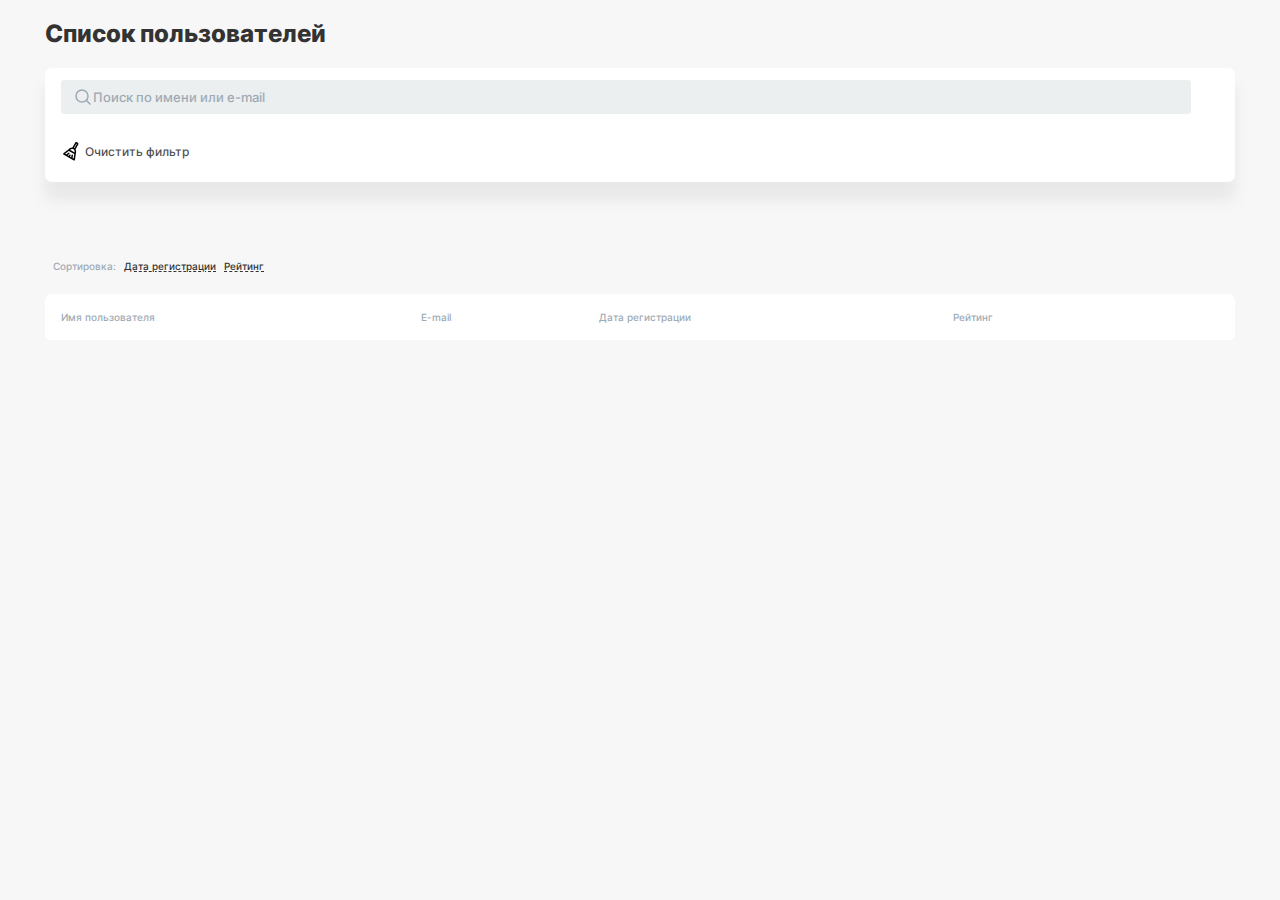
<file: index.html>
<!DOCTYPE html>
<html lang="en">

<head>
    <meta charset="UTF-8">
    <meta name="viewport" content="width=device-width, initial-scale=1.0">
    <title>User Table</title>
    <link rel="stylesheet" href="styles/style.css">
    <link rel="stylesheet" href="fonts/stylesheet.css">
</head>

<body>
    <div class="base-wrapper">
        <div class="content">
            <div class="users-base">
                <div class="users-title">
                    <h1>Список пользователей</h1>
                </div>
                <div class="users-head">
                    <div class="users-search">
                        <input type="text" id="search-input" placeholder="Поиск по имени или e-mail">
                    </div>
                    <div class="clean-wrap">
                        <div class="clean-icon">
                            <img src="img/clean.svg" alt="clean-icon">
                        </div>
                        <div class="clean-sort">
                            <a class="clean-sort-a" href="#" id="clearSortLink">Очистить фильтр</a>
                        </div>
                    </div>
                </div>
                <div id="sortButtons">
                    <div class="sort-it">
                        <p class="choose-sort">Сортировка:</p>
                    </div>
                    <div class="sort-it sort-before"><a href="#"
                            style="border: solid 0px;
                        background: none; font-size: 10px; font-weight: 500; 
                        line-height: 14px; letter-spacing: 0em; text-align: left; color: #333333; text-decoration: underline dashed #333333; vertical-align: top;"
                            onclick="submitSort('registration_date')">Дата регистрации</a>
                    </div>
                    <div class="sort-it sort-before"><a href="#"
                            style="border: solid 0px;
                        background: none; font-size: 10px; font-weight: 500;
                        line-height: 14px; letter-spacing: 0em; text-align: left; color: #333333; text-decoration: underline dashed #333333; vertical-align: top;"
                            onclick="submitSort('rating')">Рейтинг</a>
                    </div>
                </div>
                <div class="users-table-wrap">
                    <table class="users-table" id="user-table">
                        <thead>
                            <tr>
                                <th>Имя пользователя</th>
                                <th>E-mail</th>
                                <th onclick="sortTable('registration_date')">Дата регистрации</th>
                                <th onclick="sortTable('rating')">Рейтинг</th>
                                <th></th>
                            </tr>
                        </thead>
                        <tbody id="table-body"></tbody>
                    </table>
                </div>
                <div class="users-pag" id="pagination"></div>
            </div>
        </div>
    </div>
    <script src="script/script.js"></script>
</body>

</html>
</file>
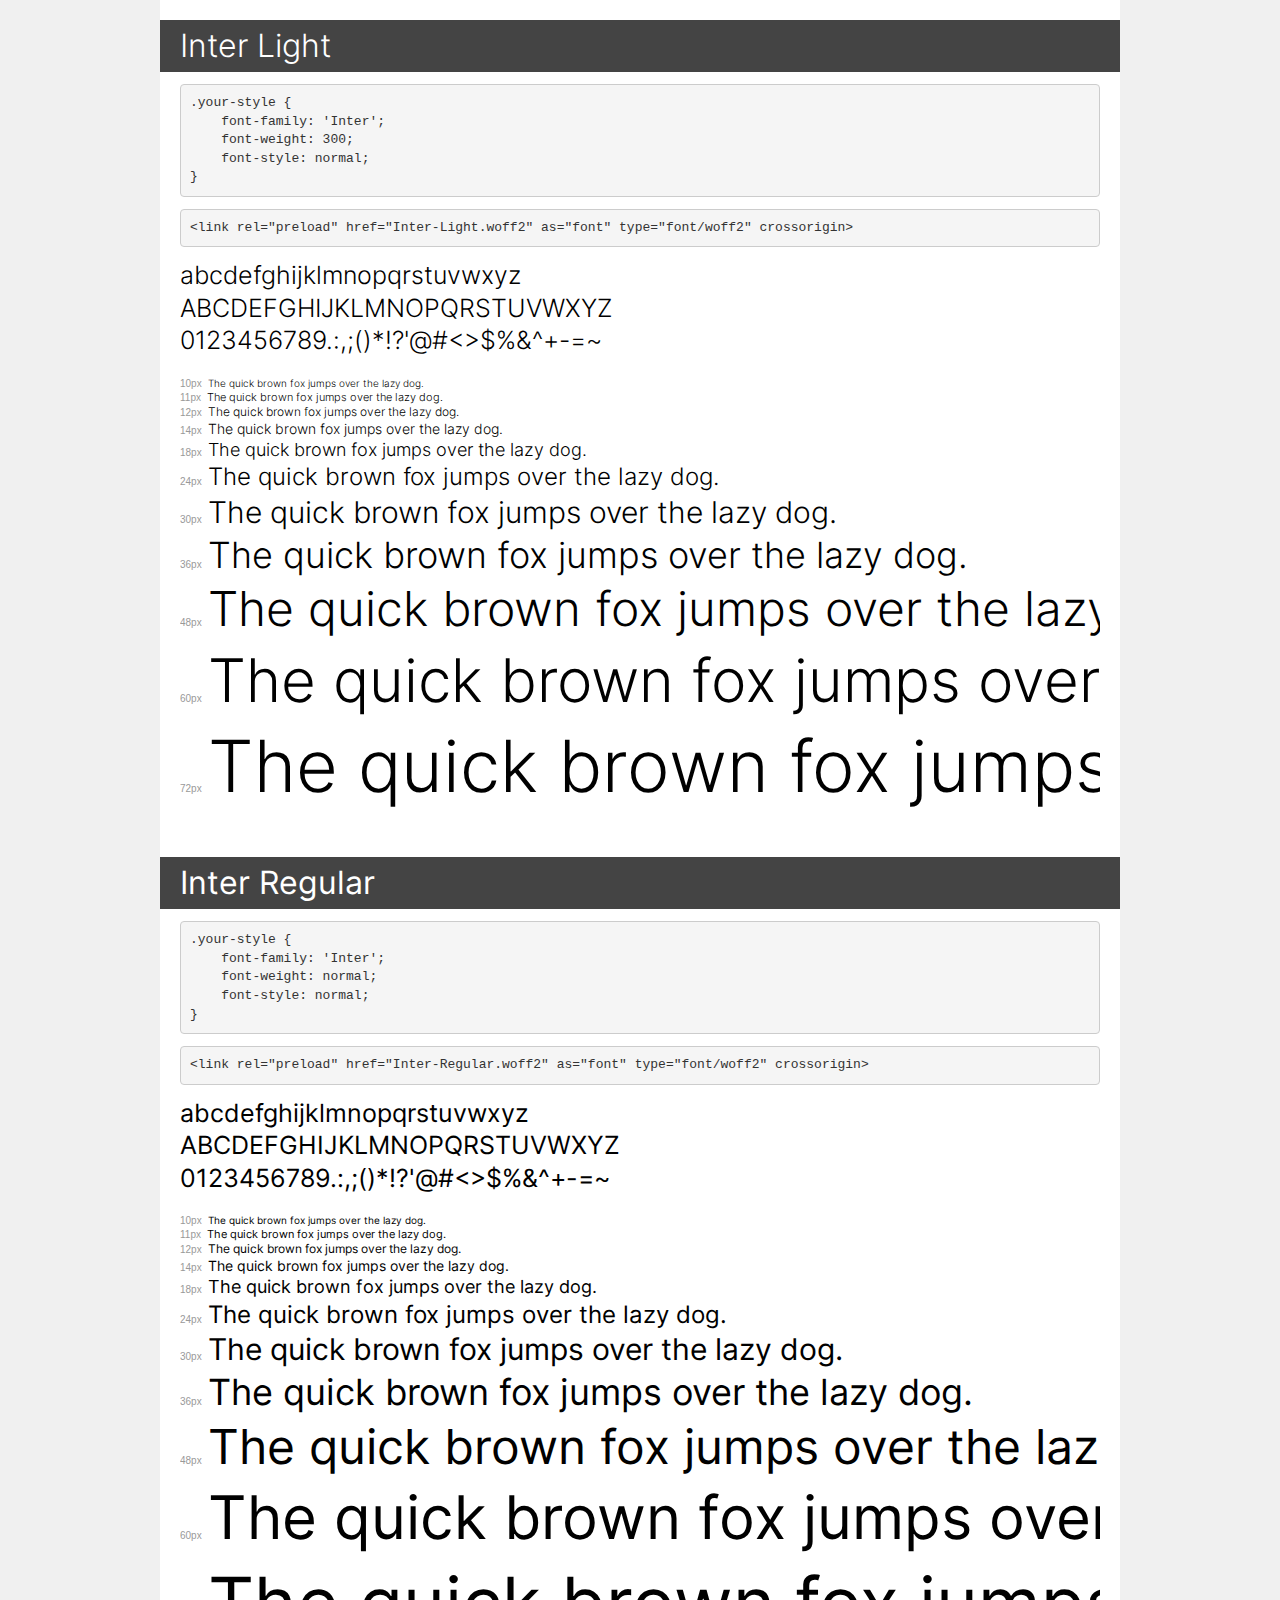
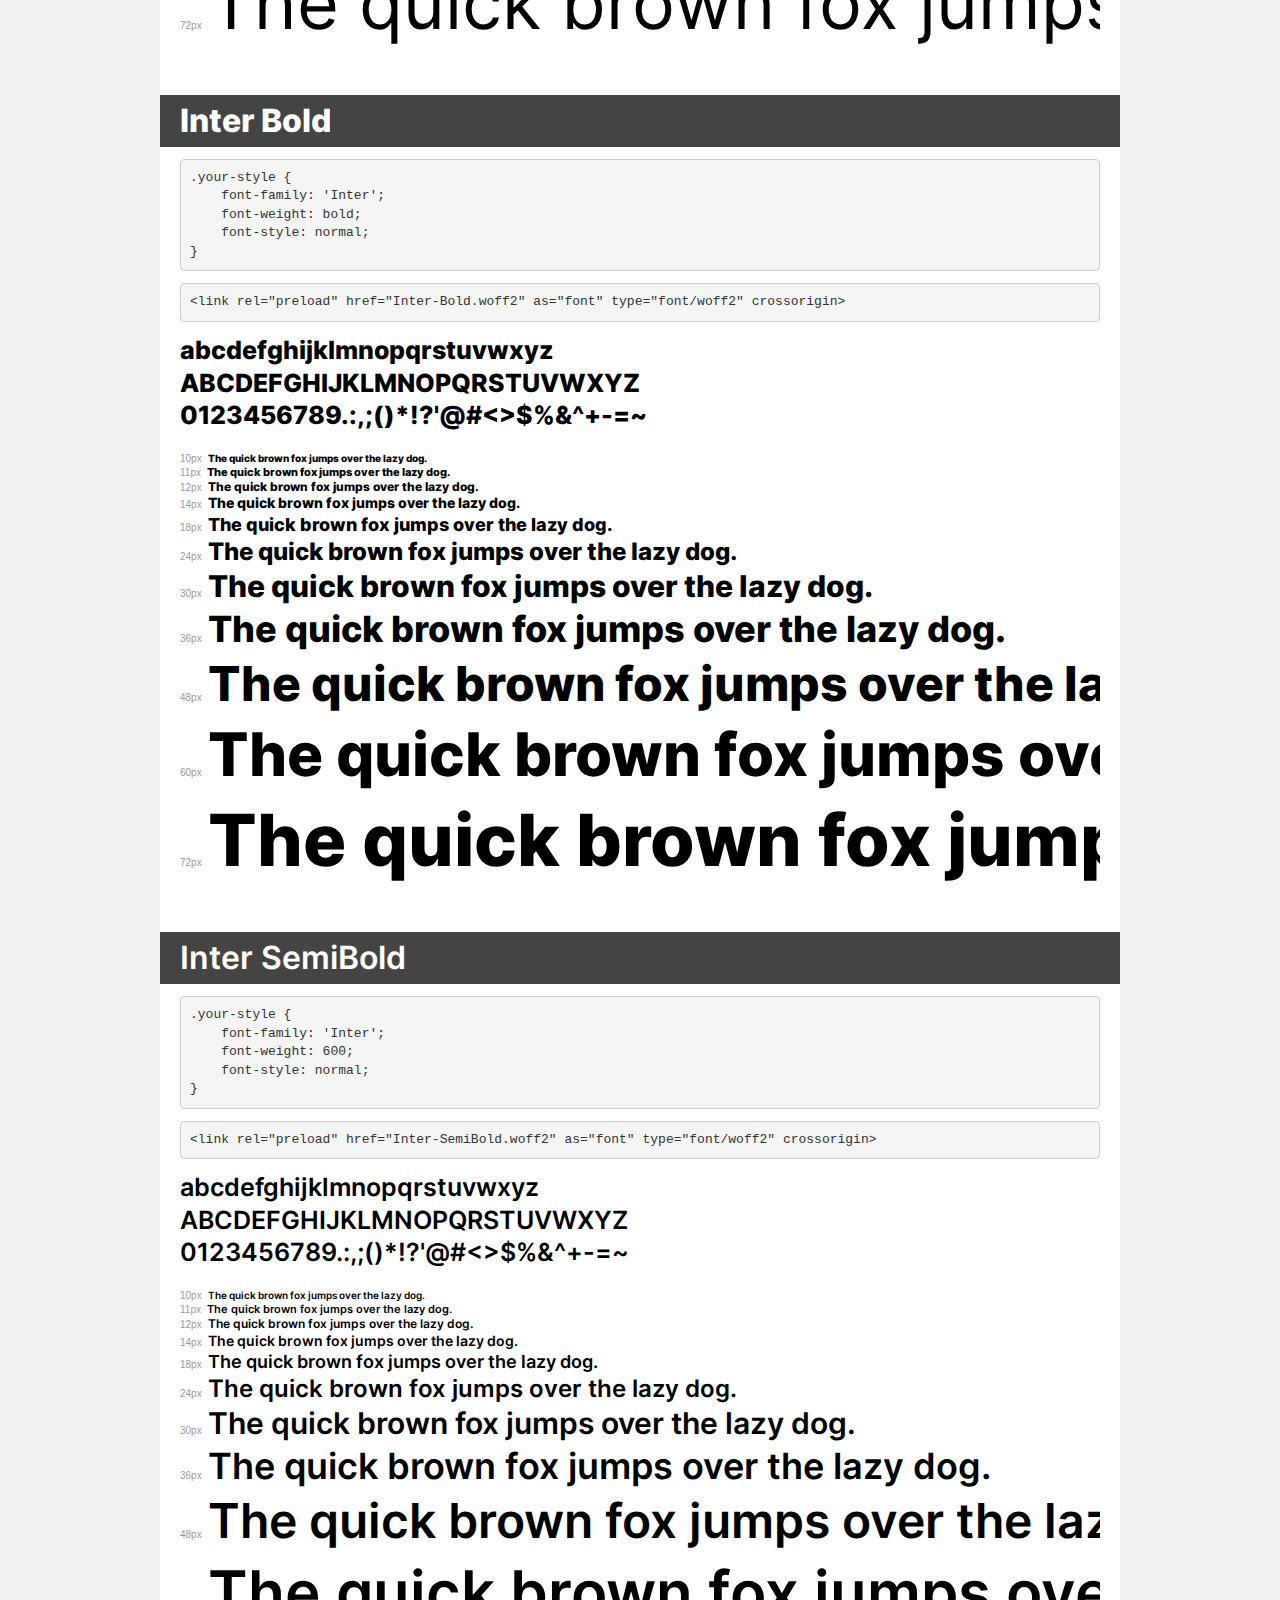
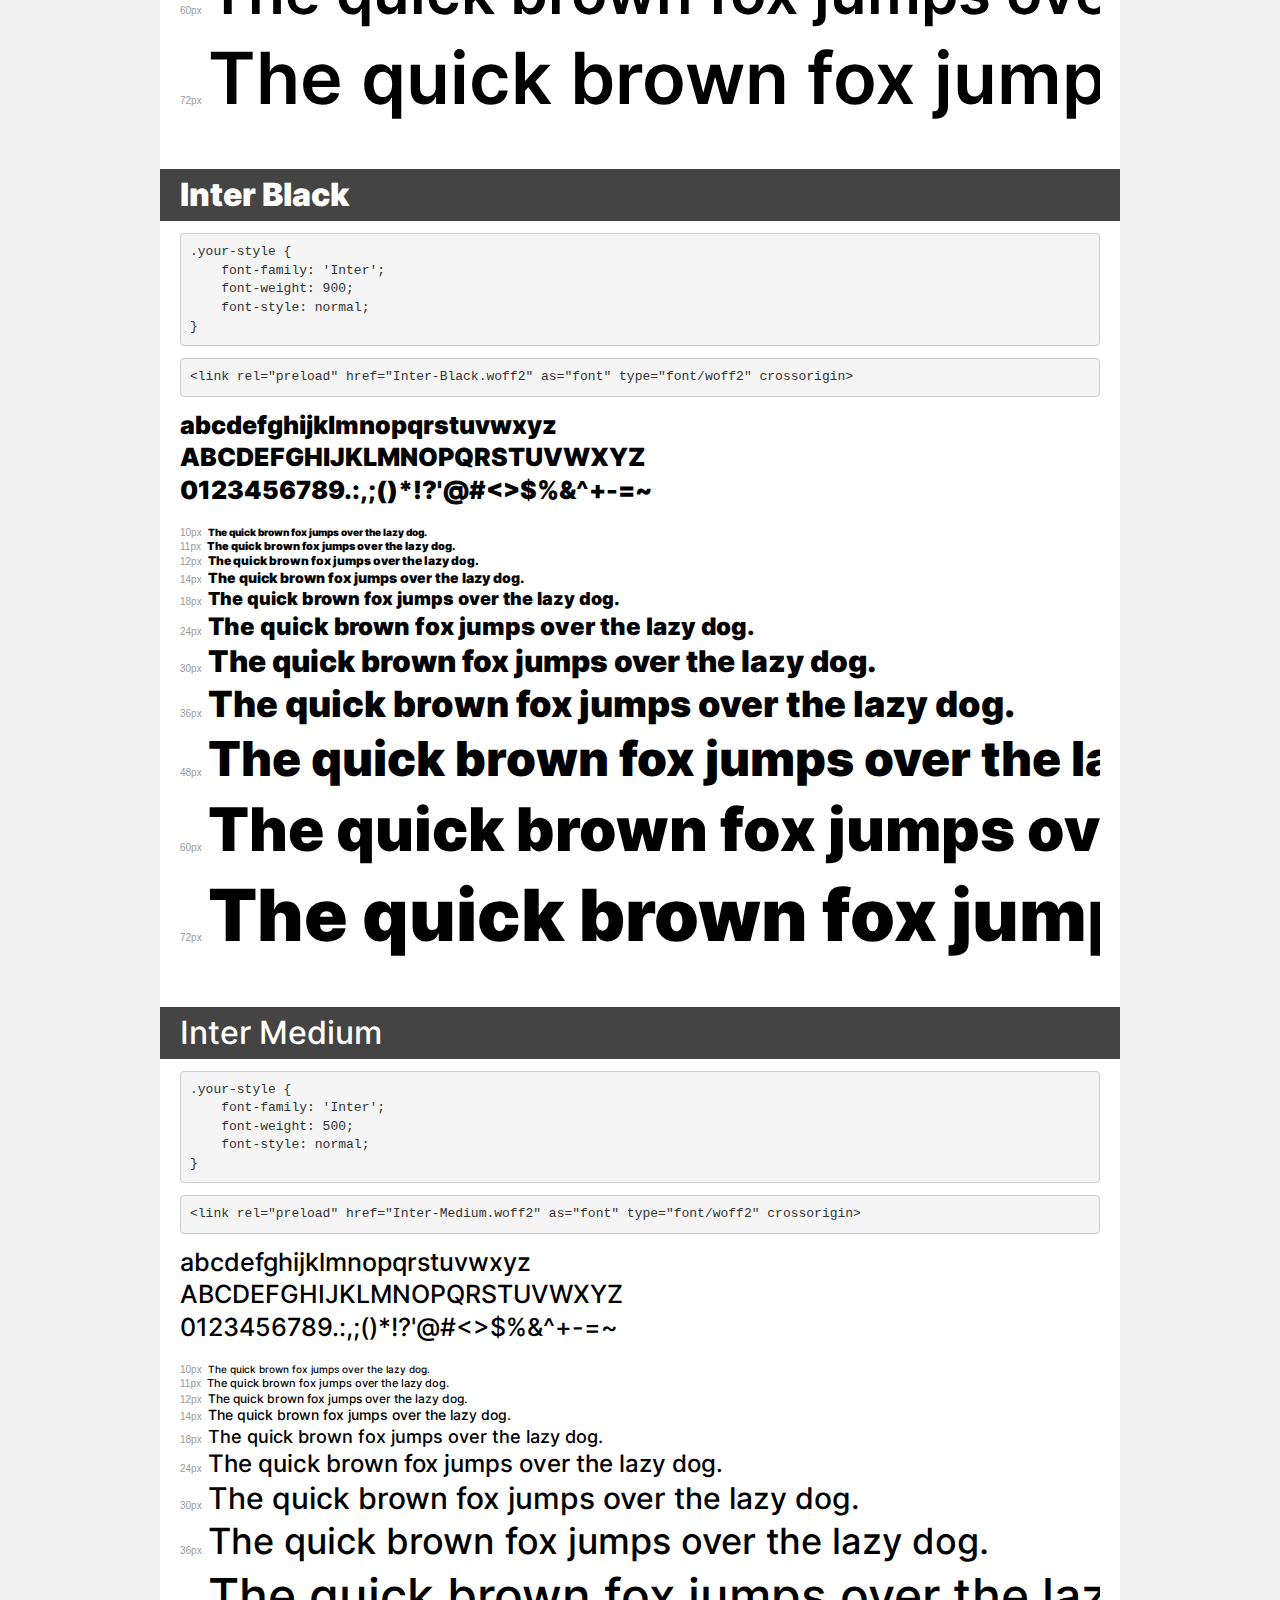
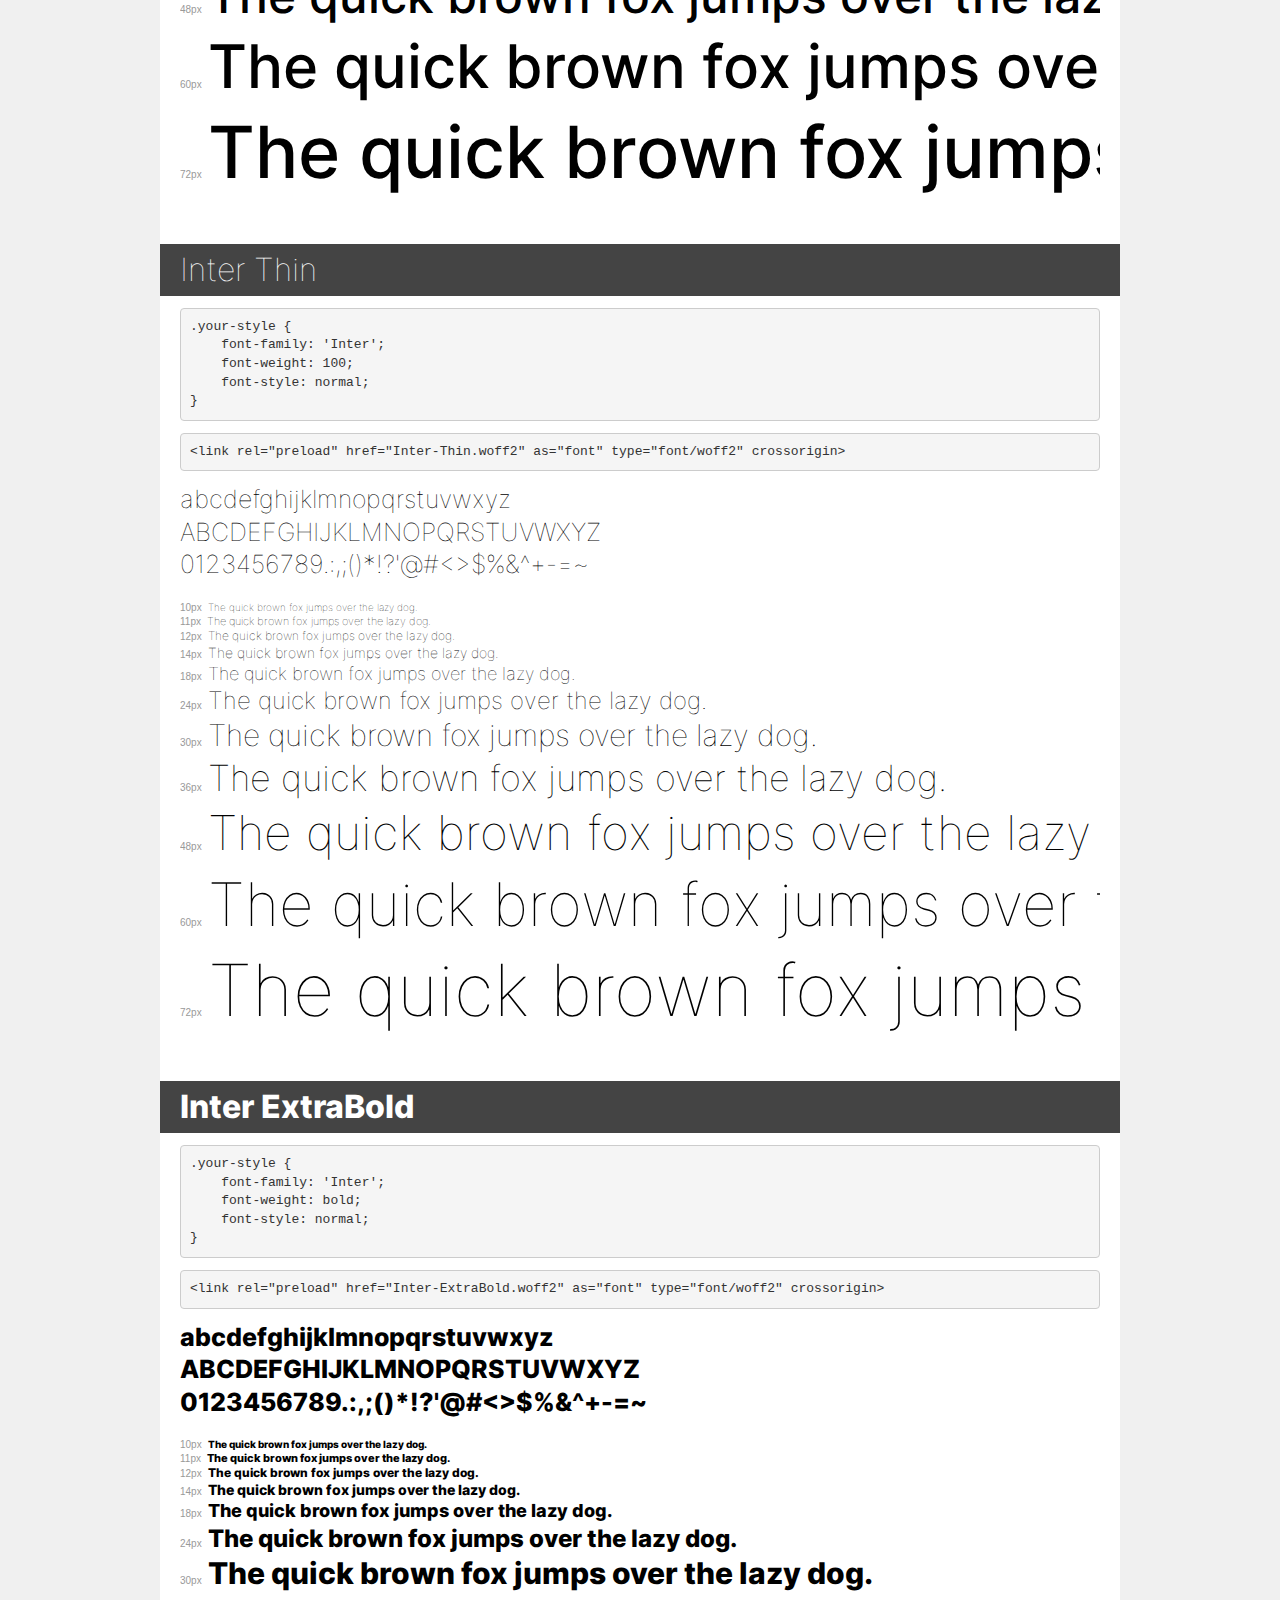
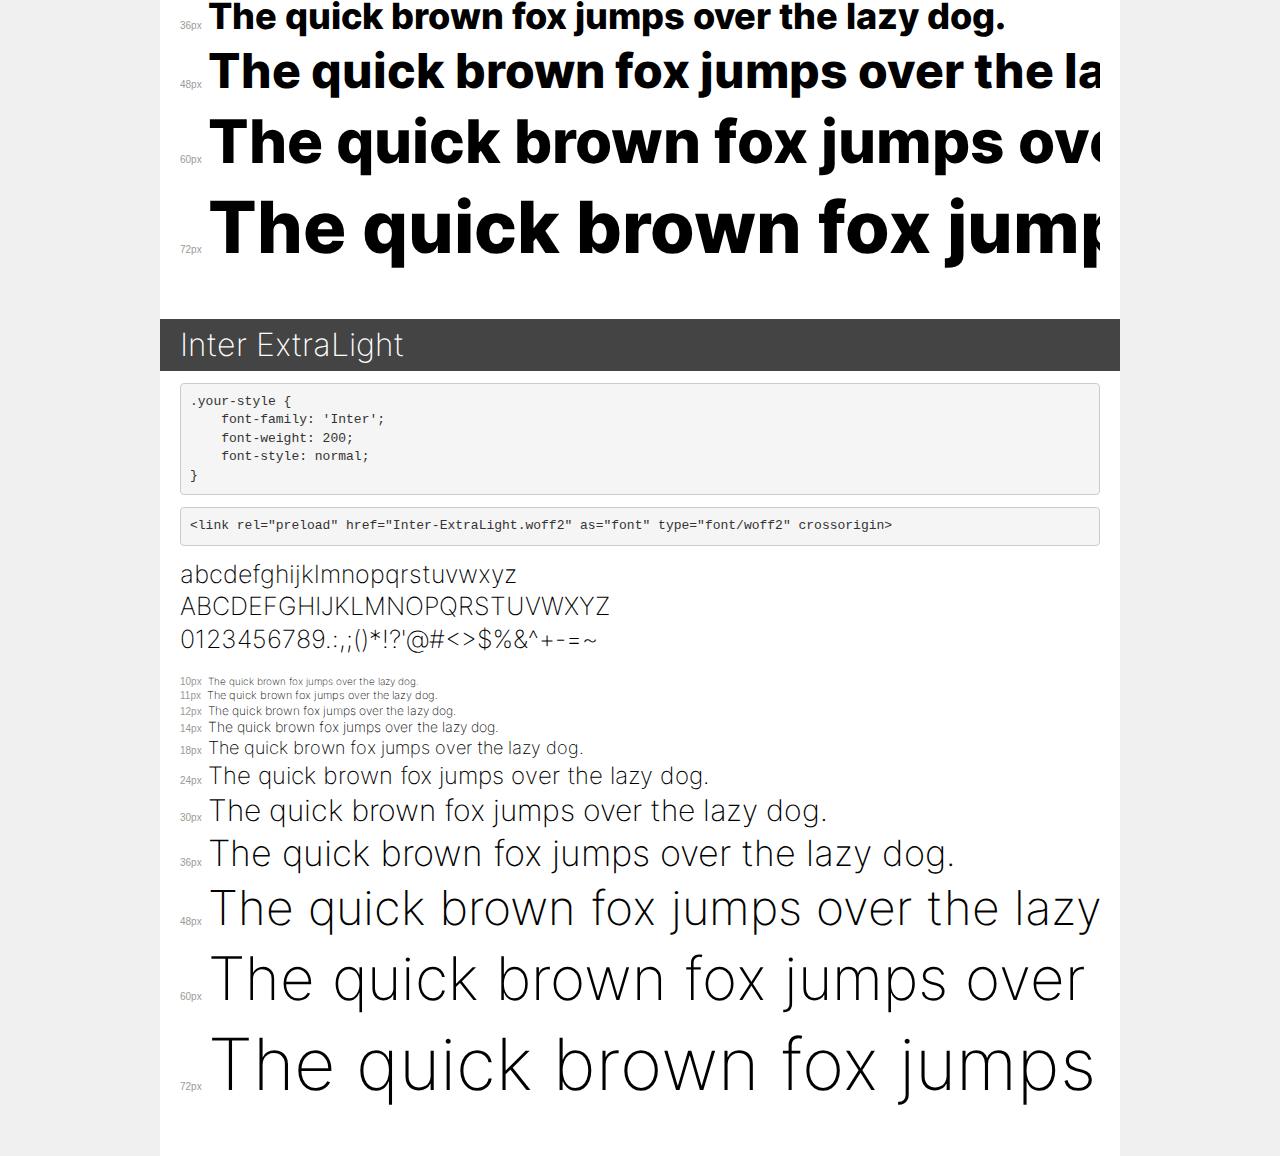
<file: fonts/demo.html>
<!DOCTYPE html>
<html lang="en">
<head>
    <meta charset="utf-8">
    <meta http-equiv="X-UA-Compatible" content="IE=edge">
    <meta name="viewport" content="width=device-width, initial-scale=1">
    <meta name="robots" content="noindex, noarchive">
    <meta name="format-detection" content="telephone=no">
    <title>Transfonter demo</title>
    <link href="stylesheet.css" rel="stylesheet">
    <style>
        /*
        http://meyerweb.com/eric/tools/css/reset/
        v2.0 | 20110126
        License: none (public domain)
        */
        html, body, div, span, applet, object, iframe,
        h1, h2, h3, h4, h5, h6, p, blockquote, pre,
        a, abbr, acronym, address, big, cite, code,
        del, dfn, em, img, ins, kbd, q, s, samp,
        small, strike, strong, sub, sup, tt, var,
        b, u, i, center,
        dl, dt, dd, ol, ul, li,
        fieldset, form, label, legend,
        table, caption, tbody, tfoot, thead, tr, th, td,
        article, aside, canvas, details, embed,
        figure, figcaption, footer, header, hgroup,
        menu, nav, output, ruby, section, summary,
        time, mark, audio, video {
            margin: 0;
            padding: 0;
            border: 0;
            font-size: 100%;
            font: inherit;
            vertical-align: baseline;
        }
        /* HTML5 display-role reset for older browsers */
        article, aside, details, figcaption, figure,
        footer, header, hgroup, menu, nav, section {
            display: block;
        }
        body {
            line-height: 1;
        }
        ol, ul {
            list-style: none;
        }
        blockquote, q {
            quotes: none;
        }
        blockquote:before, blockquote:after,
        q:before, q:after {
            content: '';
            content: none;
        }
        table {
            border-collapse: collapse;
            border-spacing: 0;
        }
        /* demo styles */
        body {
            background: #f0f0f0;
            color: #000;
        }
        .page {
            background: #fff;
            width: 920px;
            margin: 0 auto;
            padding: 20px 20px 0 20px;
            overflow: hidden;
        }
        .font-container {
            overflow-x: auto;
            overflow-y: hidden;
            margin-bottom: 40px;
            line-height: 1.3;
            white-space: nowrap;
            padding-bottom: 5px;
        }
        h1 {
            position: relative;
            background: #444;
            font-size: 32px;
            color: #fff;
            padding: 10px 20px;
            margin: 0 -20px 12px -20px;
        }
        .letters {
            font-size: 25px;
            margin-bottom: 20px;
        }
        .s10:before {
            content: '10px';
        }
        .s11:before {
            content: '11px';
        }
        .s12:before {
            content: '12px';
        }
        .s14:before {
            content: '14px';
        }
        .s18:before {
            content: '18px';
        }
        .s24:before {
            content: '24px';
        }
        .s30:before {
            content: '30px';
        }
        .s36:before {
            content: '36px';
        }
        .s48:before {
            content: '48px';
        }
        .s60:before {
            content: '60px';
        }
        .s72:before {
            content: '72px';
        }
        .s10:before, .s11:before, .s12:before, .s14:before,
        .s18:before, .s24:before, .s30:before, .s36:before,
        .s48:before, .s60:before, .s72:before {
            font-family: Arial, sans-serif;
            font-size: 10px;
            font-weight: normal;
            font-style: normal;
            color: #999;
            padding-right: 6px;
        }
        pre {
            display: block;
            padding: 9px;
            margin: 0 0 12px;
            font-family: Monaco, Menlo, Consolas, "Courier New", monospace;
            font-size: 13px;
            line-height: 1.428571429;
            color: #333;
            font-weight: normal;
            font-style: normal;
            background-color: #f5f5f5;
            border: 1px solid #ccc;
            overflow-x: auto;
            border-radius: 4px;
        }
        /* responsive */
        @media (max-width: 959px) {
            .page {
                width: auto;
                margin: 0;
            }
        }
    </style>
</head>
<body>
<div class="page">
    <div class="demo">
        <h1 style="font-family: 'Inter'; font-weight: 300; font-style: normal;">Inter Light</h1>
        <pre title="Usage">.your-style {
    font-family: 'Inter';
    font-weight: 300;
    font-style: normal;
}</pre>
        <pre title="Preload (optional)">
&lt;link rel=&quot;preload&quot; href=&quot;Inter-Light.woff2&quot; as=&quot;font&quot; type=&quot;font/woff2&quot; crossorigin&gt;</pre>
        <div class="font-container" style="font-family: 'Inter'; font-weight: 300; font-style: normal;">
            <p class="letters">
                abcdefghijklmnopqrstuvwxyz<br>
ABCDEFGHIJKLMNOPQRSTUVWXYZ<br>
                0123456789.:,;()*!?'@#&lt;&gt;$%&^+-=~
            </p>
            <p class="s10" style="font-size: 10px;">The quick brown fox jumps over the lazy dog.</p>
            <p class="s11" style="font-size: 11px;">The quick brown fox jumps over the lazy dog.</p>
            <p class="s12" style="font-size: 12px;">The quick brown fox jumps over the lazy dog.</p>
            <p class="s14" style="font-size: 14px;">The quick brown fox jumps over the lazy dog.</p>
            <p class="s18" style="font-size: 18px;">The quick brown fox jumps over the lazy dog.</p>
            <p class="s24" style="font-size: 24px;">The quick brown fox jumps over the lazy dog.</p>
            <p class="s30" style="font-size: 30px;">The quick brown fox jumps over the lazy dog.</p>
            <p class="s36" style="font-size: 36px;">The quick brown fox jumps over the lazy dog.</p>
            <p class="s48" style="font-size: 48px;">The quick brown fox jumps over the lazy dog.</p>
            <p class="s60" style="font-size: 60px;">The quick brown fox jumps over the lazy dog.</p>
            <p class="s72" style="font-size: 72px;">The quick brown fox jumps over the lazy dog.</p>
        </div>
    </div>

    <div class="demo">
        <h1 style="font-family: 'Inter'; font-weight: normal; font-style: normal;">Inter Regular</h1>
        <pre title="Usage">.your-style {
    font-family: 'Inter';
    font-weight: normal;
    font-style: normal;
}</pre>
        <pre title="Preload (optional)">
&lt;link rel=&quot;preload&quot; href=&quot;Inter-Regular.woff2&quot; as=&quot;font&quot; type=&quot;font/woff2&quot; crossorigin&gt;</pre>
        <div class="font-container" style="font-family: 'Inter'; font-weight: normal; font-style: normal;">
            <p class="letters">
                abcdefghijklmnopqrstuvwxyz<br>
ABCDEFGHIJKLMNOPQRSTUVWXYZ<br>
                0123456789.:,;()*!?'@#&lt;&gt;$%&^+-=~
            </p>
            <p class="s10" style="font-size: 10px;">The quick brown fox jumps over the lazy dog.</p>
            <p class="s11" style="font-size: 11px;">The quick brown fox jumps over the lazy dog.</p>
            <p class="s12" style="font-size: 12px;">The quick brown fox jumps over the lazy dog.</p>
            <p class="s14" style="font-size: 14px;">The quick brown fox jumps over the lazy dog.</p>
            <p class="s18" style="font-size: 18px;">The quick brown fox jumps over the lazy dog.</p>
            <p class="s24" style="font-size: 24px;">The quick brown fox jumps over the lazy dog.</p>
            <p class="s30" style="font-size: 30px;">The quick brown fox jumps over the lazy dog.</p>
            <p class="s36" style="font-size: 36px;">The quick brown fox jumps over the lazy dog.</p>
            <p class="s48" style="font-size: 48px;">The quick brown fox jumps over the lazy dog.</p>
            <p class="s60" style="font-size: 60px;">The quick brown fox jumps over the lazy dog.</p>
            <p class="s72" style="font-size: 72px;">The quick brown fox jumps over the lazy dog.</p>
        </div>
    </div>

    <div class="demo">
        <h1 style="font-family: 'Inter'; font-weight: bold; font-style: normal;">Inter Bold</h1>
        <pre title="Usage">.your-style {
    font-family: 'Inter';
    font-weight: bold;
    font-style: normal;
}</pre>
        <pre title="Preload (optional)">
&lt;link rel=&quot;preload&quot; href=&quot;Inter-Bold.woff2&quot; as=&quot;font&quot; type=&quot;font/woff2&quot; crossorigin&gt;</pre>
        <div class="font-container" style="font-family: 'Inter'; font-weight: bold; font-style: normal;">
            <p class="letters">
                abcdefghijklmnopqrstuvwxyz<br>
ABCDEFGHIJKLMNOPQRSTUVWXYZ<br>
                0123456789.:,;()*!?'@#&lt;&gt;$%&^+-=~
            </p>
            <p class="s10" style="font-size: 10px;">The quick brown fox jumps over the lazy dog.</p>
            <p class="s11" style="font-size: 11px;">The quick brown fox jumps over the lazy dog.</p>
            <p class="s12" style="font-size: 12px;">The quick brown fox jumps over the lazy dog.</p>
            <p class="s14" style="font-size: 14px;">The quick brown fox jumps over the lazy dog.</p>
            <p class="s18" style="font-size: 18px;">The quick brown fox jumps over the lazy dog.</p>
            <p class="s24" style="font-size: 24px;">The quick brown fox jumps over the lazy dog.</p>
            <p class="s30" style="font-size: 30px;">The quick brown fox jumps over the lazy dog.</p>
            <p class="s36" style="font-size: 36px;">The quick brown fox jumps over the lazy dog.</p>
            <p class="s48" style="font-size: 48px;">The quick brown fox jumps over the lazy dog.</p>
            <p class="s60" style="font-size: 60px;">The quick brown fox jumps over the lazy dog.</p>
            <p class="s72" style="font-size: 72px;">The quick brown fox jumps over the lazy dog.</p>
        </div>
    </div>

    <div class="demo">
        <h1 style="font-family: 'Inter'; font-weight: 600; font-style: normal;">Inter SemiBold</h1>
        <pre title="Usage">.your-style {
    font-family: 'Inter';
    font-weight: 600;
    font-style: normal;
}</pre>
        <pre title="Preload (optional)">
&lt;link rel=&quot;preload&quot; href=&quot;Inter-SemiBold.woff2&quot; as=&quot;font&quot; type=&quot;font/woff2&quot; crossorigin&gt;</pre>
        <div class="font-container" style="font-family: 'Inter'; font-weight: 600; font-style: normal;">
            <p class="letters">
                abcdefghijklmnopqrstuvwxyz<br>
ABCDEFGHIJKLMNOPQRSTUVWXYZ<br>
                0123456789.:,;()*!?'@#&lt;&gt;$%&^+-=~
            </p>
            <p class="s10" style="font-size: 10px;">The quick brown fox jumps over the lazy dog.</p>
            <p class="s11" style="font-size: 11px;">The quick brown fox jumps over the lazy dog.</p>
            <p class="s12" style="font-size: 12px;">The quick brown fox jumps over the lazy dog.</p>
            <p class="s14" style="font-size: 14px;">The quick brown fox jumps over the lazy dog.</p>
            <p class="s18" style="font-size: 18px;">The quick brown fox jumps over the lazy dog.</p>
            <p class="s24" style="font-size: 24px;">The quick brown fox jumps over the lazy dog.</p>
            <p class="s30" style="font-size: 30px;">The quick brown fox jumps over the lazy dog.</p>
            <p class="s36" style="font-size: 36px;">The quick brown fox jumps over the lazy dog.</p>
            <p class="s48" style="font-size: 48px;">The quick brown fox jumps over the lazy dog.</p>
            <p class="s60" style="font-size: 60px;">The quick brown fox jumps over the lazy dog.</p>
            <p class="s72" style="font-size: 72px;">The quick brown fox jumps over the lazy dog.</p>
        </div>
    </div>

    <div class="demo">
        <h1 style="font-family: 'Inter'; font-weight: 900; font-style: normal;">Inter Black</h1>
        <pre title="Usage">.your-style {
    font-family: 'Inter';
    font-weight: 900;
    font-style: normal;
}</pre>
        <pre title="Preload (optional)">
&lt;link rel=&quot;preload&quot; href=&quot;Inter-Black.woff2&quot; as=&quot;font&quot; type=&quot;font/woff2&quot; crossorigin&gt;</pre>
        <div class="font-container" style="font-family: 'Inter'; font-weight: 900; font-style: normal;">
            <p class="letters">
                abcdefghijklmnopqrstuvwxyz<br>
ABCDEFGHIJKLMNOPQRSTUVWXYZ<br>
                0123456789.:,;()*!?'@#&lt;&gt;$%&^+-=~
            </p>
            <p class="s10" style="font-size: 10px;">The quick brown fox jumps over the lazy dog.</p>
            <p class="s11" style="font-size: 11px;">The quick brown fox jumps over the lazy dog.</p>
            <p class="s12" style="font-size: 12px;">The quick brown fox jumps over the lazy dog.</p>
            <p class="s14" style="font-size: 14px;">The quick brown fox jumps over the lazy dog.</p>
            <p class="s18" style="font-size: 18px;">The quick brown fox jumps over the lazy dog.</p>
            <p class="s24" style="font-size: 24px;">The quick brown fox jumps over the lazy dog.</p>
            <p class="s30" style="font-size: 30px;">The quick brown fox jumps over the lazy dog.</p>
            <p class="s36" style="font-size: 36px;">The quick brown fox jumps over the lazy dog.</p>
            <p class="s48" style="font-size: 48px;">The quick brown fox jumps over the lazy dog.</p>
            <p class="s60" style="font-size: 60px;">The quick brown fox jumps over the lazy dog.</p>
            <p class="s72" style="font-size: 72px;">The quick brown fox jumps over the lazy dog.</p>
        </div>
    </div>

    <div class="demo">
        <h1 style="font-family: 'Inter'; font-weight: 500; font-style: normal;">Inter Medium</h1>
        <pre title="Usage">.your-style {
    font-family: 'Inter';
    font-weight: 500;
    font-style: normal;
}</pre>
        <pre title="Preload (optional)">
&lt;link rel=&quot;preload&quot; href=&quot;Inter-Medium.woff2&quot; as=&quot;font&quot; type=&quot;font/woff2&quot; crossorigin&gt;</pre>
        <div class="font-container" style="font-family: 'Inter'; font-weight: 500; font-style: normal;">
            <p class="letters">
                abcdefghijklmnopqrstuvwxyz<br>
ABCDEFGHIJKLMNOPQRSTUVWXYZ<br>
                0123456789.:,;()*!?'@#&lt;&gt;$%&^+-=~
            </p>
            <p class="s10" style="font-size: 10px;">The quick brown fox jumps over the lazy dog.</p>
            <p class="s11" style="font-size: 11px;">The quick brown fox jumps over the lazy dog.</p>
            <p class="s12" style="font-size: 12px;">The quick brown fox jumps over the lazy dog.</p>
            <p class="s14" style="font-size: 14px;">The quick brown fox jumps over the lazy dog.</p>
            <p class="s18" style="font-size: 18px;">The quick brown fox jumps over the lazy dog.</p>
            <p class="s24" style="font-size: 24px;">The quick brown fox jumps over the lazy dog.</p>
            <p class="s30" style="font-size: 30px;">The quick brown fox jumps over the lazy dog.</p>
            <p class="s36" style="font-size: 36px;">The quick brown fox jumps over the lazy dog.</p>
            <p class="s48" style="font-size: 48px;">The quick brown fox jumps over the lazy dog.</p>
            <p class="s60" style="font-size: 60px;">The quick brown fox jumps over the lazy dog.</p>
            <p class="s72" style="font-size: 72px;">The quick brown fox jumps over the lazy dog.</p>
        </div>
    </div>

    <div class="demo">
        <h1 style="font-family: 'Inter'; font-weight: 100; font-style: normal;">Inter Thin</h1>
        <pre title="Usage">.your-style {
    font-family: 'Inter';
    font-weight: 100;
    font-style: normal;
}</pre>
        <pre title="Preload (optional)">
&lt;link rel=&quot;preload&quot; href=&quot;Inter-Thin.woff2&quot; as=&quot;font&quot; type=&quot;font/woff2&quot; crossorigin&gt;</pre>
        <div class="font-container" style="font-family: 'Inter'; font-weight: 100; font-style: normal;">
            <p class="letters">
                abcdefghijklmnopqrstuvwxyz<br>
ABCDEFGHIJKLMNOPQRSTUVWXYZ<br>
                0123456789.:,;()*!?'@#&lt;&gt;$%&^+-=~
            </p>
            <p class="s10" style="font-size: 10px;">The quick brown fox jumps over the lazy dog.</p>
            <p class="s11" style="font-size: 11px;">The quick brown fox jumps over the lazy dog.</p>
            <p class="s12" style="font-size: 12px;">The quick brown fox jumps over the lazy dog.</p>
            <p class="s14" style="font-size: 14px;">The quick brown fox jumps over the lazy dog.</p>
            <p class="s18" style="font-size: 18px;">The quick brown fox jumps over the lazy dog.</p>
            <p class="s24" style="font-size: 24px;">The quick brown fox jumps over the lazy dog.</p>
            <p class="s30" style="font-size: 30px;">The quick brown fox jumps over the lazy dog.</p>
            <p class="s36" style="font-size: 36px;">The quick brown fox jumps over the lazy dog.</p>
            <p class="s48" style="font-size: 48px;">The quick brown fox jumps over the lazy dog.</p>
            <p class="s60" style="font-size: 60px;">The quick brown fox jumps over the lazy dog.</p>
            <p class="s72" style="font-size: 72px;">The quick brown fox jumps over the lazy dog.</p>
        </div>
    </div>

    <div class="demo">
        <h1 style="font-family: 'Inter'; font-weight: bold; font-style: normal;">Inter ExtraBold</h1>
        <pre title="Usage">.your-style {
    font-family: 'Inter';
    font-weight: bold;
    font-style: normal;
}</pre>
        <pre title="Preload (optional)">
&lt;link rel=&quot;preload&quot; href=&quot;Inter-ExtraBold.woff2&quot; as=&quot;font&quot; type=&quot;font/woff2&quot; crossorigin&gt;</pre>
        <div class="font-container" style="font-family: 'Inter'; font-weight: bold; font-style: normal;">
            <p class="letters">
                abcdefghijklmnopqrstuvwxyz<br>
ABCDEFGHIJKLMNOPQRSTUVWXYZ<br>
                0123456789.:,;()*!?'@#&lt;&gt;$%&^+-=~
            </p>
            <p class="s10" style="font-size: 10px;">The quick brown fox jumps over the lazy dog.</p>
            <p class="s11" style="font-size: 11px;">The quick brown fox jumps over the lazy dog.</p>
            <p class="s12" style="font-size: 12px;">The quick brown fox jumps over the lazy dog.</p>
            <p class="s14" style="font-size: 14px;">The quick brown fox jumps over the lazy dog.</p>
            <p class="s18" style="font-size: 18px;">The quick brown fox jumps over the lazy dog.</p>
            <p class="s24" style="font-size: 24px;">The quick brown fox jumps over the lazy dog.</p>
            <p class="s30" style="font-size: 30px;">The quick brown fox jumps over the lazy dog.</p>
            <p class="s36" style="font-size: 36px;">The quick brown fox jumps over the lazy dog.</p>
            <p class="s48" style="font-size: 48px;">The quick brown fox jumps over the lazy dog.</p>
            <p class="s60" style="font-size: 60px;">The quick brown fox jumps over the lazy dog.</p>
            <p class="s72" style="font-size: 72px;">The quick brown fox jumps over the lazy dog.</p>
        </div>
    </div>

    <div class="demo">
        <h1 style="font-family: 'Inter'; font-weight: 200; font-style: normal;">Inter ExtraLight</h1>
        <pre title="Usage">.your-style {
    font-family: 'Inter';
    font-weight: 200;
    font-style: normal;
}</pre>
        <pre title="Preload (optional)">
&lt;link rel=&quot;preload&quot; href=&quot;Inter-ExtraLight.woff2&quot; as=&quot;font&quot; type=&quot;font/woff2&quot; crossorigin&gt;</pre>
        <div class="font-container" style="font-family: 'Inter'; font-weight: 200; font-style: normal;">
            <p class="letters">
                abcdefghijklmnopqrstuvwxyz<br>
ABCDEFGHIJKLMNOPQRSTUVWXYZ<br>
                0123456789.:,;()*!?'@#&lt;&gt;$%&^+-=~
            </p>
            <p class="s10" style="font-size: 10px;">The quick brown fox jumps over the lazy dog.</p>
            <p class="s11" style="font-size: 11px;">The quick brown fox jumps over the lazy dog.</p>
            <p class="s12" style="font-size: 12px;">The quick brown fox jumps over the lazy dog.</p>
            <p class="s14" style="font-size: 14px;">The quick brown fox jumps over the lazy dog.</p>
            <p class="s18" style="font-size: 18px;">The quick brown fox jumps over the lazy dog.</p>
            <p class="s24" style="font-size: 24px;">The quick brown fox jumps over the lazy dog.</p>
            <p class="s30" style="font-size: 30px;">The quick brown fox jumps over the lazy dog.</p>
            <p class="s36" style="font-size: 36px;">The quick brown fox jumps over the lazy dog.</p>
            <p class="s48" style="font-size: 48px;">The quick brown fox jumps over the lazy dog.</p>
            <p class="s60" style="font-size: 60px;">The quick brown fox jumps over the lazy dog.</p>
            <p class="s72" style="font-size: 72px;">The quick brown fox jumps over the lazy dog.</p>
        </div>
    </div>

</div>
</body>
</html>
</file>
<file: styles/style.css>
html,
body,
div,
span,
applet,
object,
iframe,
h1,
h2,
h3,
h4,
h5,
h6,
p,
blockquote,
pre,
a,
abbr,
acronym,
address,
big,
cite,
code,
del,
dfn,
em,
img,
ins,
kbd,
q,
s,
samp,
small,
strike,
strong,
sub,
sup,
tt,
var,
b,
u,
i,
center,
dl,
dt,
dd,
ol,
ul,
li,
fieldset,
form,
label,
legend,
table,
caption,
tbody,
tfoot,
thead,
tr,
th,
td,
article,
aside,
canvas,
details,
embed,
figure,
figcaption,
footer,
header,
hgroup,
menu,
nav,
output,
ruby,
section,
summary,
time,
mark,
audio,
video {
    margin: 0;
    padding: 0;
    border: 0;
    font-size: 100%;
    font: inherit;
    vertical-align: baseline;
}

/* HTML5 display-role reset for older browsers */
article,
aside,
details,
figcaption,
figure,
footer,
header,
hgroup,
menu,
nav,
section {
    display: block;
}

ol,
ul {
    list-style: none;
}

blockquote,
q {
    quotes: none;
}

blockquote:before,
blockquote:after,
q:before,
q:after {
    content: '';
    content: none;
}

table {
    border-collapse: collapse;
    border-spacing: 0;
}

html,
body {
    overflow-x: hidden;
}

body {
    background-color: #F7F7F7;
    position: relative;
}

* {
    box-sizing: border-box;
    font-family: 'Inter';
}

.content {
    padding: 20px 45px;
    font-family: 'Inter';
    margin: 0 auto;
    max-width: 1600px
}

.users-title {
    font-size: 24px;
    font-weight: 700;
    line-height: 28px;
    letter-spacing: 0em;
    text-align: left;
    color: #333333;
    margin-bottom: 20px;
}

.users-head {
    background-color: #FFFFFF;
    border: solid 0px;
    border-radius: 7px;
    padding: 12px 44px 16px 16px;
    box-shadow: 0px 18px 15px 0px #94949426;
    margin-bottom: 72px;
}

#search-input::placeholder {
    font-size: 13px;
    font-weight: 500;
    text-align: left;
    background-color: #ECEFF0;
    border: solid 0px;
    color: #9EAAB4;
    background-image: url("icon-search.svg");
    background-repeat: no-repeat;
    text-indent: 24px;
    background-position: 1px center;
    background-size: 24px;
}

.users-search {
    background-color: #ECEFF0;
    border: solid 0px;
    border-radius: 4px;
    width: 100%;
}

input {
    border: solid 0px;
    background-color: #ECEFF0;
    padding: 9px 0px 9px 8px;
    border-radius: 4px;
    width: inherit;
    font-size: 13px;
}

.users-table {
    width: 100%;
    background-color: #FFFFFF;
    border: solid 0px;
    border-radius: 7px;
}

td {
    padding: 16px 16px;
    font-size: 12px;
    font-weight: 500;
    line-height: 16px;
    letter-spacing: 0em;
    text-align: left;
    color: #ACACAC;
}

td:first-child {
    font-size: 12px;
    font-weight: 700;
    line-height: 16px;
    letter-spacing: 0em;
    text-align: left;
    color: #0CB4F1;
}

#sortButtons {
    margin-bottom: 15px;
    display: inline-flex;
}

th {
    font-size: 10px;
    font-weight: 500;
    line-height: 14px;
    letter-spacing: 0em;
    text-align: left;
    color: #9EAAB4;
    padding: 16px 16px;
}

#table-body {
    padding: 0px 16px 0px 16px;
}

.users-pag {
    width: fit-content;
    margin: 15px auto;
}

td:last-child {
    padding-top: 16px;
}

tr {
    border-bottom: solid 1px #F7F7F7;
}

.sort-it {
    margin-left: 8px;
    vertical-align: -webkit-baseline-middle;
}

.choose-sort {
    font-size: 10px;
    font-weight: 500;
    line-height: 14px;
    letter-spacing: 0em;
    text-align: left;
    color: #9EAAB4;
}

.sort-before:hover {
    color: #9EAAB4;
}

.but-pag {
    background: none;
    border: solid 0px;
    color: #0CB4F1;
}

button {
    background: none;
    border: solid 0px;
    color: #0CB4F1;
}

button:hover {
    color: #ACACAC;
}

.clean-sort {
    font-size: 12px;
    font-weight: 500;
    line-height: 16px;
    letter-spacing: 0em;
    text-align: left;
    color: #4F4F4F;
    margin: auto;
}

.clean-wrap {
    display: inline-flex;
    margin-top: 24px;
}

.clean-sort-a {
    font-size: 12px;
    font-weight: 500;
    line-height: 16px;
    letter-spacing: 0em;
    text-align: left;
    color: #4F4F4F;
    text-decoration: none;
}
</file>
<file: fonts/stylesheet.css>
@font-face {
    font-family: 'Inter';
    src: local('Inter Light'), local('Inter-Light'),
        url('Inter-Light.woff2') format('woff2'),
        url('Inter-Light.woff') format('woff');
    font-weight: 300;
    font-style: normal;
    font-display: swap;
}

@font-face {
    font-family: 'Inter';
    src: local('Inter Regular'), local('Inter-Regular'),
        url('Inter-Regular.woff2') format('woff2'),
        url('Inter-Regular.woff') format('woff');
    font-weight: normal;
    font-style: normal;
    font-display: swap;
}

@font-face {
    font-family: 'Inter';
    src: local('Inter Bold'), local('Inter-Bold'),
        url('Inter-Bold.woff2') format('woff2'),
        url('Inter-Bold.woff') format('woff');
    font-weight: bold;
    font-style: normal;
    font-display: swap;
}

@font-face {
    font-family: 'Inter';
    src: local('Inter SemiBold'), local('Inter-SemiBold'),
        url('Inter-SemiBold.woff2') format('woff2'),
        url('Inter-SemiBold.woff') format('woff');
    font-weight: 600;
    font-style: normal;
    font-display: swap;
}

@font-face {
    font-family: 'Inter';
    src: local('Inter Black'), local('Inter-Black'),
        url('Inter-Black.woff2') format('woff2'),
        url('Inter-Black.woff') format('woff');
    font-weight: 900;
    font-style: normal;
    font-display: swap;
}

@font-face {
    font-family: 'Inter';
    src: local('Inter Medium'), local('Inter-Medium'),
        url('Inter-Medium.woff2') format('woff2'),
        url('Inter-Medium.woff') format('woff');
    font-weight: 500;
    font-style: normal;
    font-display: swap;
}

@font-face {
    font-family: 'Inter';
    src: local('Inter Thin'), local('Inter-Thin'),
        url('Inter-Thin.woff2') format('woff2'),
        url('Inter-Thin.woff') format('woff');
    font-weight: 100;
    font-style: normal;
    font-display: swap;
}

@font-face {
    font-family: 'Inter';
    src: local('Inter ExtraBold'), local('Inter-ExtraBold'),
        url('Inter-ExtraBold.woff2') format('woff2'),
        url('Inter-ExtraBold.woff') format('woff');
    font-weight: bold;
    font-style: normal;
    font-display: swap;
}

@font-face {
    font-family: 'Inter';
    src: local('Inter ExtraLight'), local('Inter-ExtraLight'),
        url('Inter-ExtraLight.woff2') format('woff2'),
        url('Inter-ExtraLight.woff') format('woff');
    font-weight: 200;
    font-style: normal;
    font-display: swap;
}
</file>
